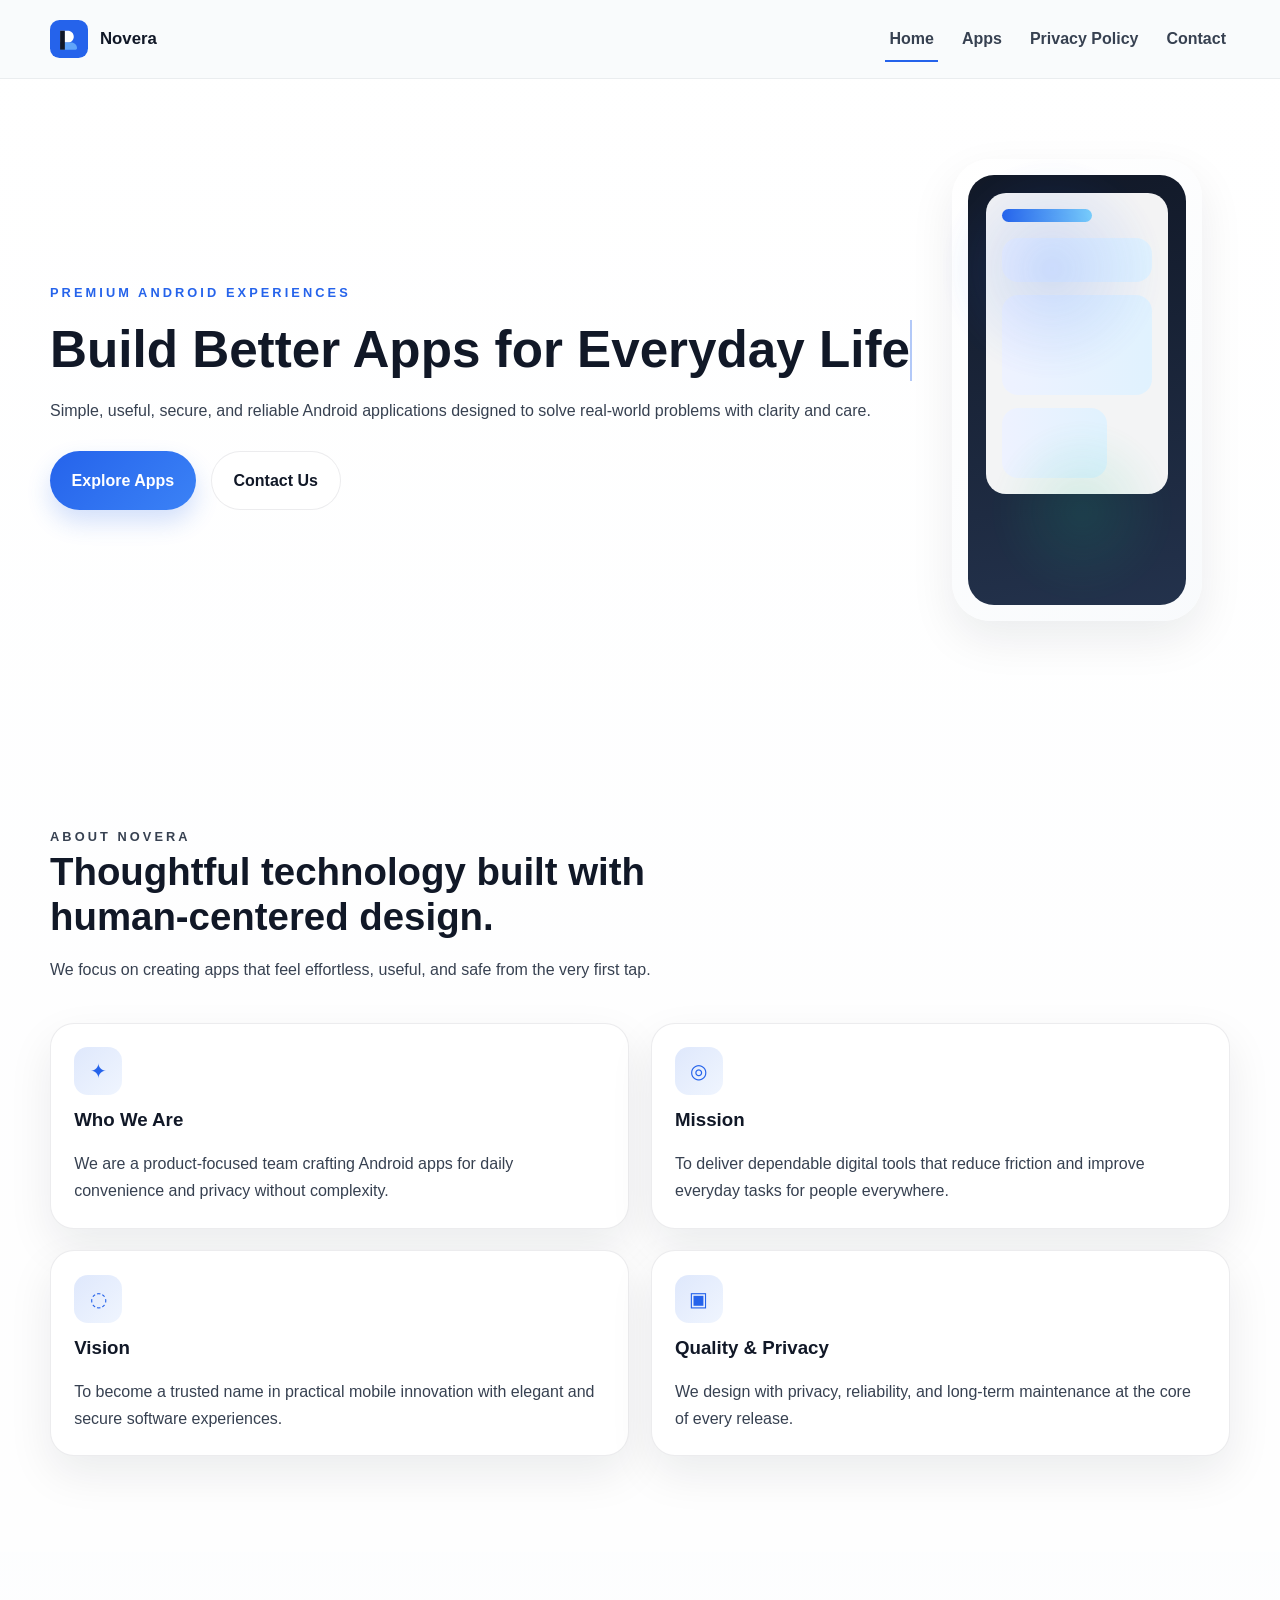
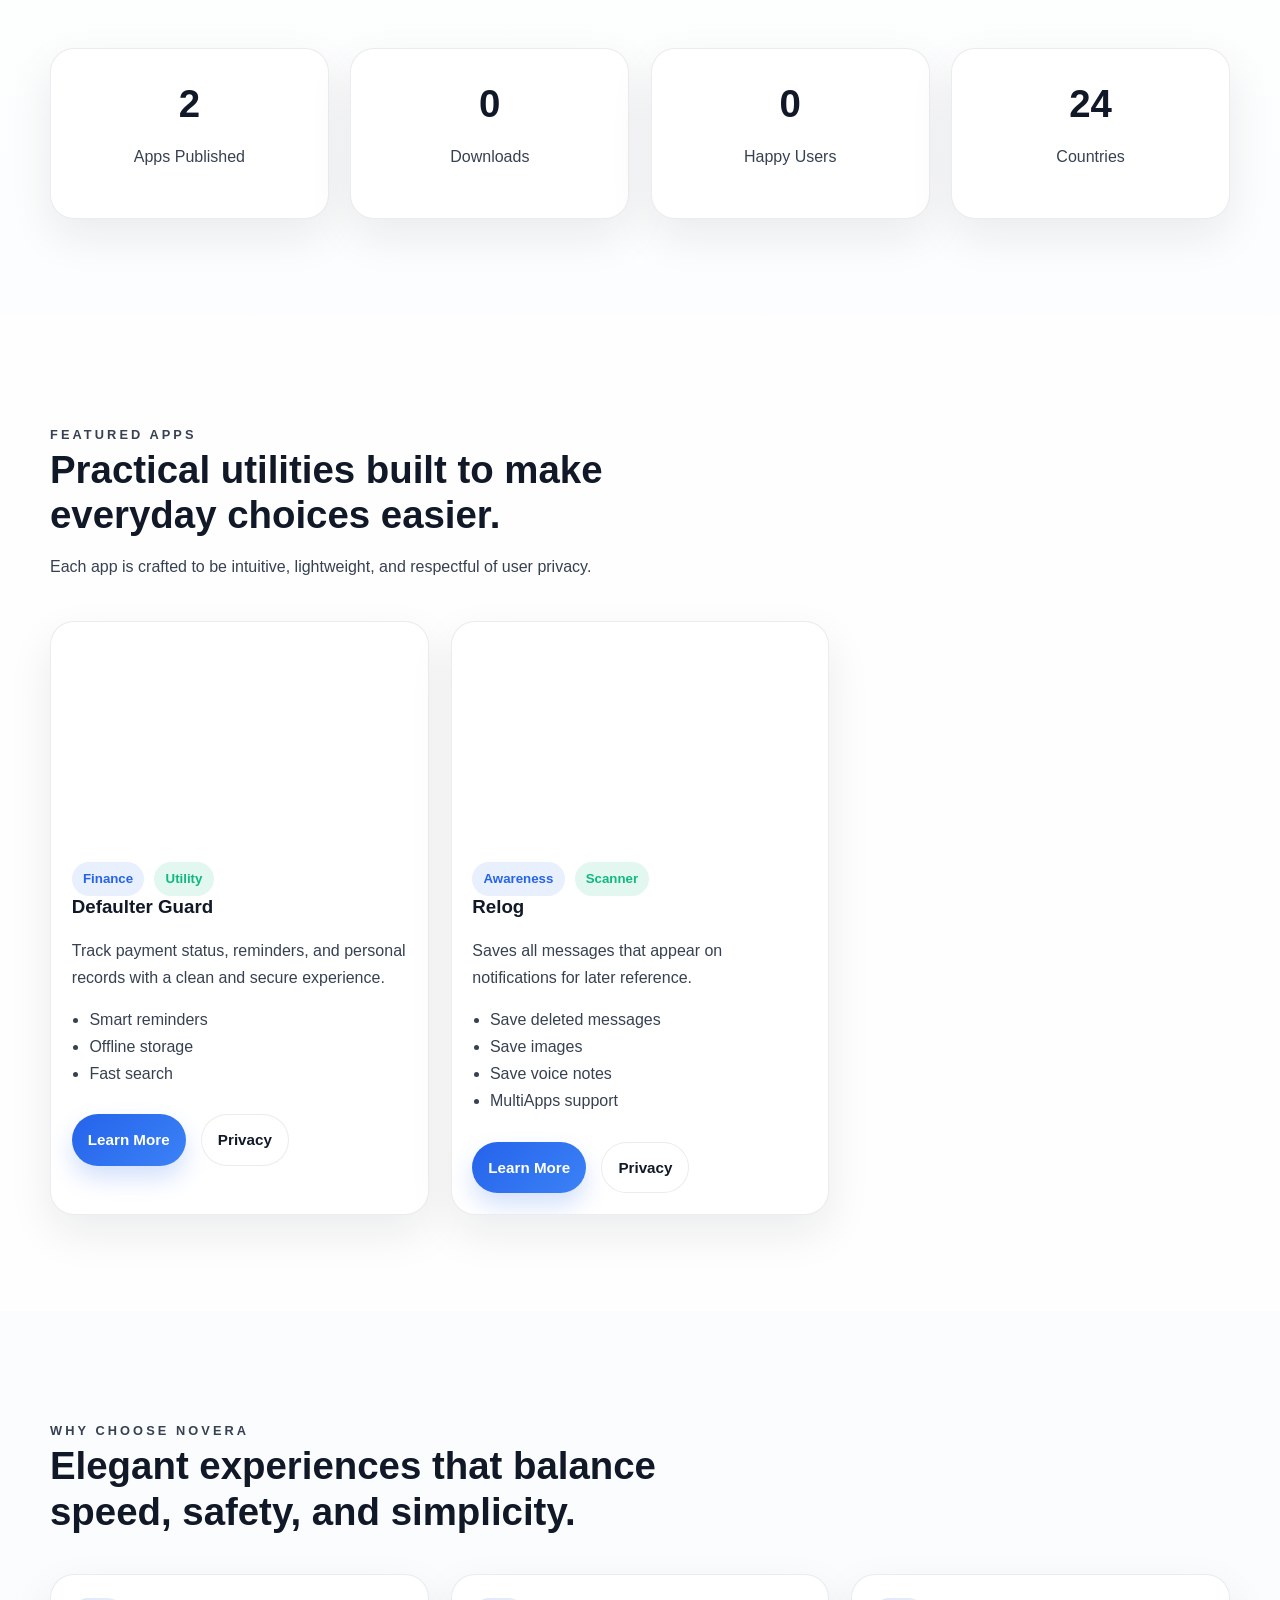
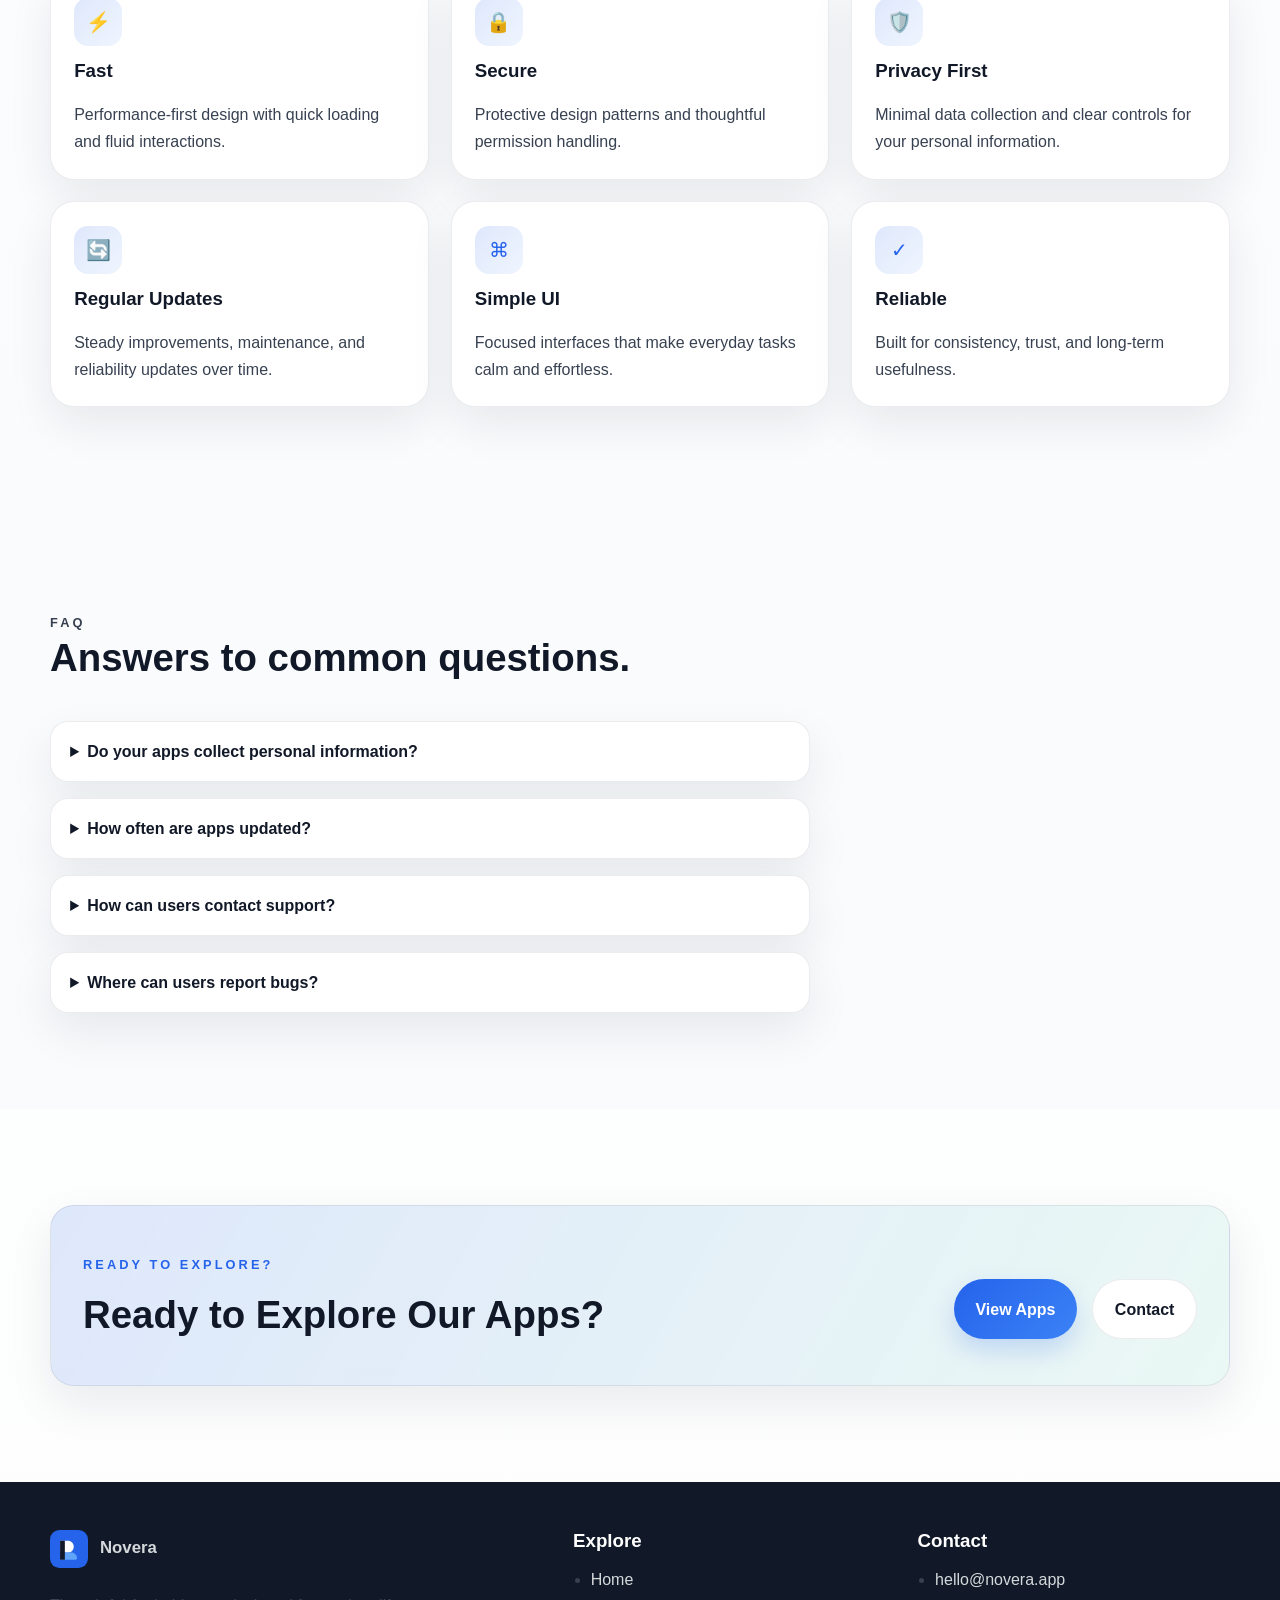
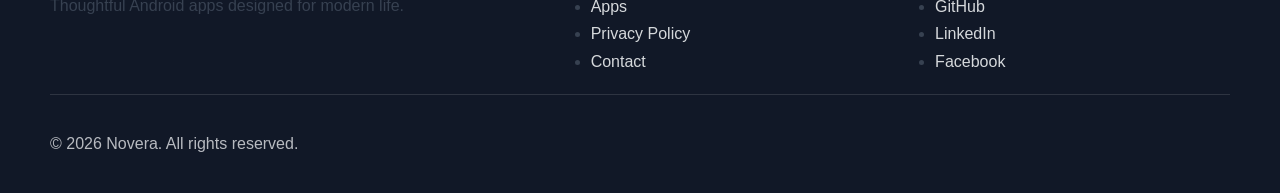
<file: index.html>
<!DOCTYPE html>
<html lang="en">
  <head>
    <meta charset="UTF-8" />
    <meta name="viewport" content="width=device-width, initial-scale=1.0" />
    <meta name="description" content="Novera builds polished, privacy-first Android applications for everyday life." />
    <meta name="keywords" content="Novera, Android apps, privacy-first apps, mobile development" />
    <meta property="og:title" content="Novera | Premium Android Apps" />
    <meta property="og:description" content="Modern, reliable Android apps designed for real life." />
    <meta property="og:type" content="website" />
    <meta property="og:image" content="images/hero-placeholder.png" />
    <meta name="twitter:card" content="summary_large_image" />
    <meta name="twitter:title" content="Novera | Premium Android Apps" />
    <meta name="twitter:description" content="Discover thoughtful Android apps built with privacy and simplicity in mind." />
    <link rel="icon" type="image/svg+xml" href="images/logo.svg" />
    <title>Novera | Modern Android Apps</title>
    <link rel="stylesheet" href="css/style.css" />
    <link rel="stylesheet" href="css/responsive.css" />
    <link rel="stylesheet" href="css/animations.css" />
  </head>
  <body>
    <a class="skip-link" href="#main-content">Skip to content</a>

    <header class="site-header">
      <div class="container nav-wrap">
        <a class="brand" href="index.html" aria-label="Novera home">
          <img src="images/logo.svg" alt="Novera logo" />
          <span>Novera</span>
        </a>

        <button class="menu-toggle" aria-label="Toggle navigation" aria-expanded="false">
          <span></span>
          <span></span>
          <span></span>
        </button>

        <nav class="site-nav" aria-label="Primary navigation">
          <a href="index.html" class="active">Home</a>
          <a href="apps.html">Apps</a>
          <a href="privacy.html">Privacy Policy</a>
          <a href="contact.html">Contact</a>
        </nav>
      </div>
    </header>

    <main id="main-content">
      <section class="hero section">
        <div class="container hero-grid">
          <div class="hero-copy reveal">
            <p class="eyebrow">Premium Android Experiences</p>
            <h1>Build Better Apps for Everyday Life</h1>
            <p class="hero-text">Simple, useful, secure, and reliable Android applications designed to solve real-world problems with clarity and care.</p>
            <div class="hero-actions">
              <a class="btn btn-primary" href="apps.html">Explore Apps</a>
              <a class="btn btn-secondary" href="contact.html">Contact Us</a>
            </div>
          </div>

          <div class="hero-visual reveal">
            <div class="shape shape-one"></div>
            <div class="shape shape-two"></div>
            <div class="phone-card">
              <div class="phone-screen">
                <div class="app-preview">
                  <div class="preview-header"></div>
                  <div class="preview-body">
                    <div class="preview-pill"></div>
                    <div class="preview-card"></div>
                    <div class="preview-card small"></div>
                  </div>
                </div>
              </div>
            </div>
          </div>
        </div>
      </section>

      <section class="about section section-alt">
        <div class="container">
          <div class="section-heading reveal">
            <p class="eyebrow">About Novera</p>
            <h2>Thoughtful technology built with human-centered design.</h2>
            <p>We focus on creating apps that feel effortless, useful, and safe from the very first tap.</p>
          </div>

          <div class="about-grid">
            <article class="info-card reveal">
              <div class="icon-wrap">
                <span>✦</span>
              </div>
              <h3>Who We Are</h3>
              <p>We are a product-focused team crafting Android apps for daily convenience and privacy without complexity.</p>
            </article>
            <article class="info-card reveal">
              <div class="icon-wrap">
                <span>◎</span>
              </div>
              <h3>Mission</h3>
              <p>To deliver dependable digital tools that reduce friction and improve everyday tasks for people everywhere.</p>
            </article>
            <article class="info-card reveal">
              <div class="icon-wrap">
                <span>◌</span>
              </div>
              <h3>Vision</h3>
              <p>To become a trusted name in practical mobile innovation with elegant and secure software experiences.</p>
            </article>
            <article class="info-card reveal">
              <div class="icon-wrap">
                <span>▣</span>
              </div>
              <h3>Quality & Privacy</h3>
              <p>We design with privacy, reliability, and long-term maintenance at the core of every release.</p>
            </article>
          </div>
        </div>
      </section>

      <section class="stats section">
        <div class="container">
          <div class="stats-grid">
            <article class="stat-card reveal">
              <h3 class="counter" data-target="2">0</h3>
              <p>Apps Published</p>
            </article>
            <article class="stat-card reveal">
              <h3 class="counter" data-target="0">0</h3>
              <p>Downloads</p>
            </article>
            <article class="stat-card reveal">
              <h3 class="counter" data-target="0">0</h3>
              <p>Happy Users</p>
            </article>
            <article class="stat-card reveal">
              <h3 class="counter" data-target="24">0</h3>
              <p>Countries</p>
            </article>
          </div>
        </div>
      </section>

      <section class="featured section section-alt">
        <div class="container">
          <div class="section-heading reveal">
            <p class="eyebrow">Featured Apps</p>
            <h2>Practical utilities built to make everyday choices easier.</h2>
            <p>Each app is crafted to be intuitive, lightweight, and respectful of user privacy.</p>
          </div>

          <div class="app-grid">
            <article class="app-card reveal">
              <img src="images/app-placeholder.png" alt="Defaulter Guard app preview" />
              <div class="app-card-body">
                <div class="app-meta">
                  <span class="pill">Finance</span>
                  <span class="pill alt">Utility</span>
                </div>
                <h3>Defaulter Guard</h3>
                <p>Track payment status, reminders, and personal records with a clean and secure experience.</p>
                <ul>
                  <li>Smart reminders</li>
                  <li>Offline storage</li>
                  <li>Fast search</li>
                </ul>
                <div class="card-actions">
                  <a class="btn btn-small btn-primary" href="apps.html">Learn More</a>
                  <a class="btn btn-small btn-secondary" href="privacy.html">Privacy</a>
                </div>
              </div>
            </article>

            <article class="app-card reveal">
              <img src="images/app-placeholder.png" alt="Relog app preview" />
              <div class="app-card-body">
                <div class="app-meta">
                  <span class="pill">Awareness</span>
                  <span class="pill alt">Scanner</span>
                </div>
                <h3>Relog</h3>
                <p>Saves all messages that appear on notifications for later reference.</p>
                <ul>
                  <li>Save deleted messages</li>
                  <li>Save images</li>
                  <li>Save voice notes</li>
                  <li>MultiApps support</li>
                </ul>
                <div class="card-actions">
                  <a class="btn btn-small btn-primary" href="apps.html">Learn More</a>
                  <a class="btn btn-small btn-secondary" href="privacy.html">Privacy</a>
                </div>
              </div>
            </article>

            <!-- <article class="app-card reveal">
              <img src="images/app-placeholder.png" alt="Future app preview placeholder" />
              <div class="app-card-body">
                <div class="app-meta">
                  <span class="pill">Coming Soon</span>
                  <span class="pill alt">Innovation</span>
                </div>
                <h3>Future App Placeholder</h3>
                <p>An upcoming experience designed to bring thoughtful automation and personalized support to everyday life.</p>
                <ul>
                  <li>Planned AI insights</li>
                  <li>Modern UI</li>
                  <li>Private by design</li>
                </ul>
                <div class="card-actions">
                  <a class="btn btn-small btn-primary" href="apps.html">View Details</a>
                  <a class="btn btn-small btn-secondary" href="contact.html">Contact</a>
                </div>
              </div>
            </article> -->
          </div>
        </div>
      </section>

      <section class="why section">
        <div class="container">
          <div class="section-heading reveal">
            <p class="eyebrow">Why Choose Novera</p>
            <h2>Elegant experiences that balance speed, safety, and simplicity.</h2>
          </div>

          <div class="feature-grid">
            <article class="feature-card reveal">
              <div class="icon-wrap"><span>⚡</span></div>
              <h3>Fast</h3>
              <p>Performance-first design with quick loading and fluid interactions.</p>
            </article>
            <article class="feature-card reveal">
              <div class="icon-wrap"><span>🔒</span></div>
              <h3>Secure</h3>
              <p>Protective design patterns and thoughtful permission handling.</p>
            </article>
            <article class="feature-card reveal">
              <div class="icon-wrap"><span>🛡️</span></div>
              <h3>Privacy First</h3>
              <p>Minimal data collection and clear controls for your personal information.</p>
            </article>
            <article class="feature-card reveal">
              <div class="icon-wrap"><span>🔄</span></div>
              <h3>Regular Updates</h3>
              <p>Steady improvements, maintenance, and reliability updates over time.</p>
            </article>
            <article class="feature-card reveal">
              <div class="icon-wrap"><span>⌘</span></div>
              <h3>Simple UI</h3>
              <p>Focused interfaces that make everyday tasks calm and effortless.</p>
            </article>
            <article class="feature-card reveal">
              <div class="icon-wrap"><span>✓</span></div>
              <h3>Reliable</h3>
              <p>Built for consistency, trust, and long-term usefulness.</p>
            </article>
          </div>
        </div>
      </section>

      <!-- <section class="testimonials section section-alt">
        <div class="container">
          <div class="section-heading reveal">
            <p class="eyebrow">Testimonials</p>
            <h2>What early users are saying.</h2>
          </div>

          <div class="testimonial-grid">
            <article class="testimonial-card reveal">
              <div class="stars" aria-label="5 out of 5 stars">★★★★★</div>
              <p>“The experience feels polished and reassuring. It solves a real problem without unnecessary complexity.”</p>
              <div class="person">
                <div class="avatar">AL</div>
                <div>
                  <strong>Alicia Lane</strong>
                  <span>Product Reviewer</span>
                </div>
              </div>
            </article>
            <article class="testimonial-card reveal">
              <div class="stars" aria-label="5 out of 5 stars">★★★★★</div>
              <p>“The privacy language is clear and the app feels genuinely thoughtful. I appreciate that.”</p>
              <div class="person">
                <div class="avatar">MK</div>
                <div>
                  <strong>Mina Karim</strong>
                  <span>Early Adopter</span>
                </div>
              </div>
            </article>
            <article class="testimonial-card reveal">
              <div class="stars" aria-label="5 out of 5 stars">★★★★★</div>
              <p>“Simple to use, fast to learn, and surprisingly delightful. The attention to detail stands out.”</p>
              <div class="person">
                <div class="avatar">JT</div>
                <div>
                  <strong>Jon T.</strong>
                  <span>Design Enthusiast</span>
                </div>
              </div>
            </article>
          </div>
        </div>
      </section> -->

      <section class="faq section">
        <div class="container">
          <div class="section-heading reveal">
            <p class="eyebrow">FAQ</p>
            <h2>Answers to common questions.</h2>
          </div>

          <div class="faq-list reveal">
            <details class="faq-item">
              <summary>Do your apps collect personal information?</summary>
              <p>We collect only the minimal information necessary for app functionality, diagnostics, or service improvements where applicable.</p>
            </details>
            <details class="faq-item">
              <summary>How often are apps updated?</summary>
              <p>Most apps receive regular maintenance updates, with larger improvements released as new features or fixes are ready.</p>
            </details>
            <details class="faq-item">
              <summary>How can users contact support?</summary>
              <p>Users can reach us through the contact page or via the support email listed in each app’s store listing.</p>
            </details>
            <details class="faq-item">
              <summary>Where can users report bugs?</summary>
              <p>Bugs can be reported through the contact form, support email, or the relevant app store support channel.</p>
            </details>
          </div>
        </div>
      </section>

      <section class="cta section section-alt">
        <div class="container">
          <div class="cta-banner reveal">
            <div>
              <p class="eyebrow">Ready to explore?</p>
              <h2>Ready to Explore Our Apps?</h2>
            </div>
            <div class="hero-actions">
              <a class="btn btn-primary" href="apps.html">View Apps</a>
              <a class="btn btn-secondary" href="contact.html">Contact</a>
            </div>
          </div>
        </div>
      </section>
    </main>

    <footer class="site-footer">
      <div class="container footer-grid">
        <div>
          <a class="brand footer-brand" href="index.html">
            <img src="images/logo.svg" alt="Novera logo" />
            <span>Novera</span>
          </a>
          <p>Thoughtful Android apps designed for modern life.</p>
        </div>
        <div>
          <h3>Explore</h3>
          <ul>
            <li><a href="index.html">Home</a></li>
            <li><a href="apps.html">Apps</a></li>
            <li><a href="privacy.html">Privacy Policy</a></li>
            <li><a href="contact.html">Contact</a></li>
          </ul>
        </div>
        <div>
          <h3>Contact</h3>
          <ul>
            <li><a href="mailto:hello@novera.app">hello@novera.app</a></li>
            <li><a href="https://github.com" target="_blank" rel="noreferrer">GitHub</a></li>
            <li><a href="https://linkedin.com" target="_blank" rel="noreferrer">LinkedIn</a></li>
            <li><a href="https://facebook.com" target="_blank" rel="noreferrer">Facebook</a></li>
          </ul>
        </div>
      </div>
      <div class="container footer-bottom">
        <p>© <span id="year"></span> Novera. All rights reserved.</p>
      </div>
    </footer>

    <script src="js/main.js"></script>
    <script src="js/animations.js"></script>
  </body>
</html>
</file>
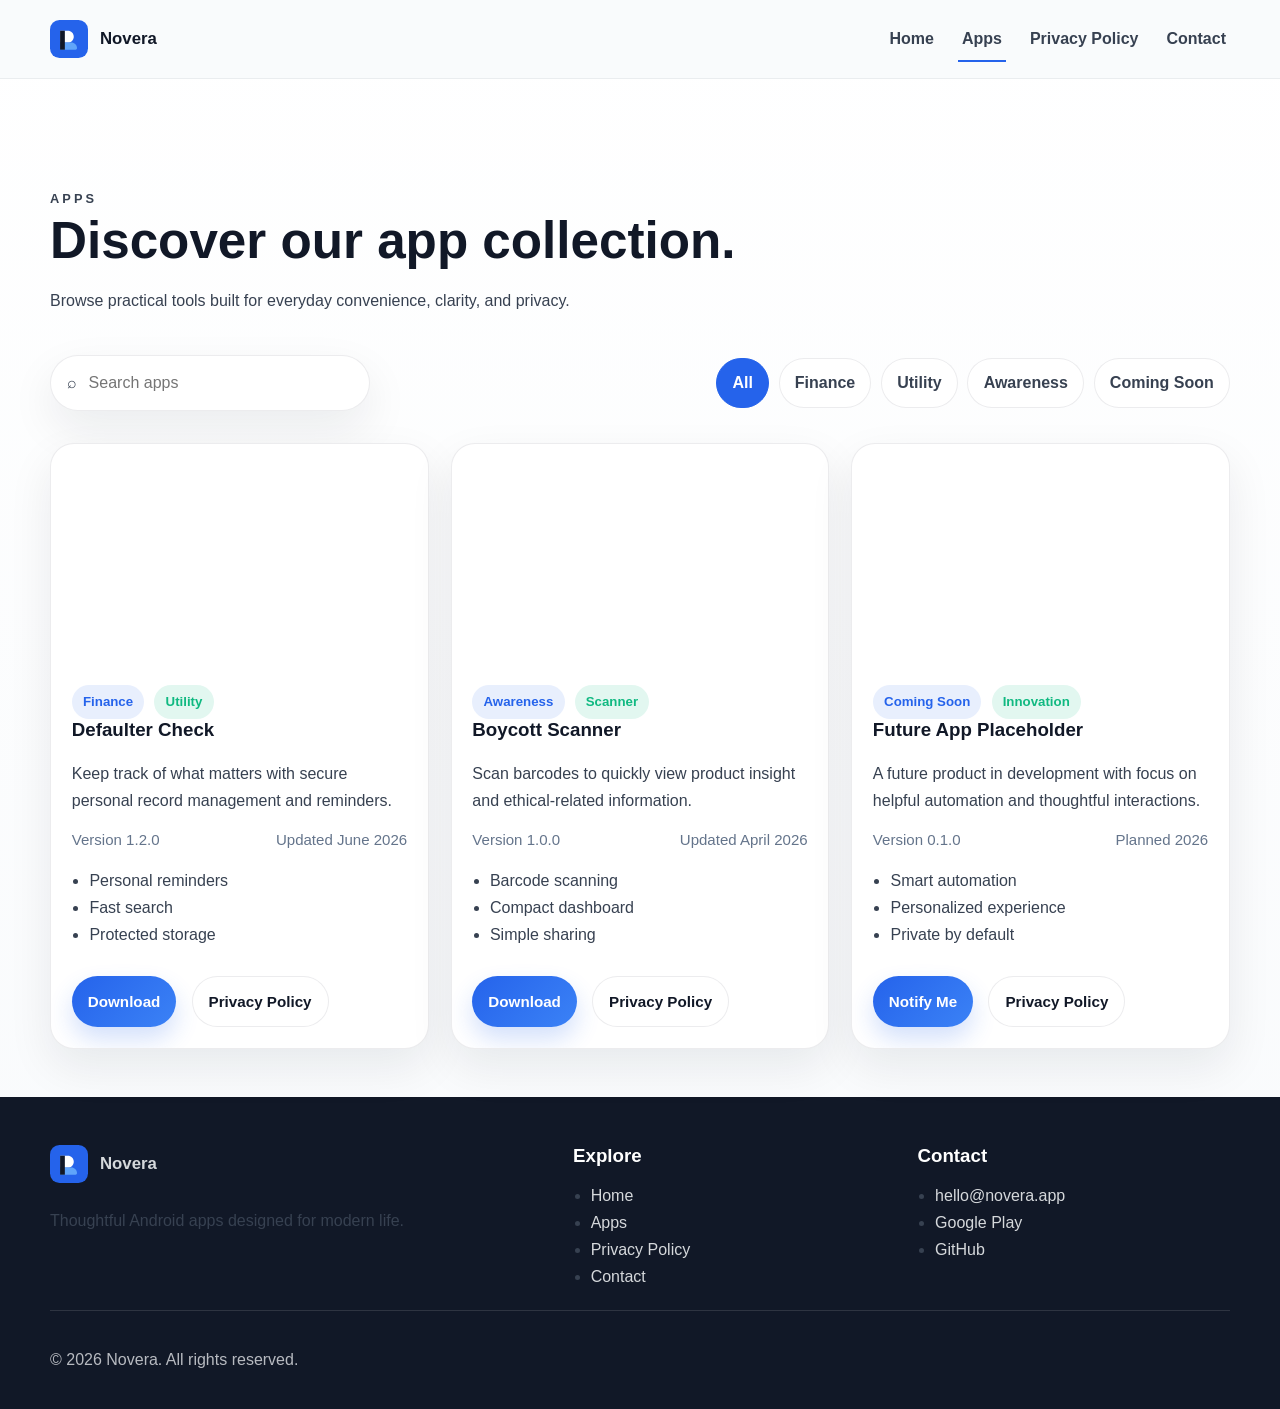
<file: apps.html>
<!DOCTYPE html>
<html lang="en">
  <head>
    <meta charset="UTF-8" />
    <meta name="viewport" content="width=device-width, initial-scale=1.0" />
    <meta name="description" content="Browse the Novera app catalog, filters, and details." />
    <meta name="keywords" content="Novera apps, Android app catalog, privacy-first apps" />
    <meta property="og:title" content="Novera Apps" />
    <meta property="og:description" content="Explore Novera’s Android app collection." />
    <meta property="og:image" content="images/hero-placeholder.png" />
    <link rel="icon" type="image/svg+xml" href="images/logo.svg" />
    <title>Novera Apps</title>
    <link rel="stylesheet" href="css/style.css" />
    <link rel="stylesheet" href="css/responsive.css" />
    <link rel="stylesheet" href="css/animations.css" />
  </head>
  <body>
    <header class="site-header">
      <div class="container nav-wrap">
        <a class="brand" href="index.html" aria-label="Novera home">
          <img src="images/logo.svg" alt="Novera logo" />
          <span>Novera</span>
        </a>

        <button class="menu-toggle" aria-label="Toggle navigation" aria-expanded="false">
          <span></span>
          <span></span>
          <span></span>
        </button>

        <nav class="site-nav" aria-label="Primary navigation">
          <a href="index.html">Home</a>
          <a href="apps.html" class="active">Apps</a>
          <a href="privacy.html">Privacy Policy</a>
          <a href="contact.html">Contact</a>
        </nav>
      </div>
    </header>

    <main>
      <section class="page-hero section">
        <div class="container">
          <div class="section-heading reveal">
            <p class="eyebrow">Apps</p>
            <h1>Discover our app collection.</h1>
            <p>Browse practical tools built for everyday convenience, clarity, and privacy.</p>
          </div>

          <div class="toolbar reveal">
            <label class="search-box" for="app-search">
              <span aria-hidden="true">⌕</span>
              <input id="app-search" type="search" placeholder="Search apps" />
            </label>
            <div class="filter-group" role="tablist" aria-label="App categories">
              <button class="filter-btn active" data-filter="all">All</button>
              <button class="filter-btn" data-filter="finance">Finance</button>
              <button class="filter-btn" data-filter="utility">Utility</button>
              <button class="filter-btn" data-filter="awareness">Awareness</button>
              <button class="filter-btn" data-filter="coming-soon">Coming Soon</button>
            </div>
          </div>

          <div class="app-grid app-catalog">
            <article class="app-card reveal" data-category="finance utility">
              <img src="images/app-placeholder.png" alt="Defaulter Check app screenshot" />
              <div class="app-card-body">
                <div class="app-meta">
                  <span class="pill">Finance</span>
                  <span class="pill alt">Utility</span>
                </div>
                <h3>Defaulter Check</h3>
                <p>Keep track of what matters with secure personal record management and reminders.</p>
                <div class="meta-row">
                  <span>Version 1.2.0</span>
                  <span>Updated June 2026</span>
                </div>
                <ul>
                  <li>Personal reminders</li>
                  <li>Fast search</li>
                  <li>Protected storage</li>
                </ul>
                <div class="card-actions">
                  <a class="btn btn-small btn-primary" href="#">Download</a>
                  <a class="btn btn-small btn-secondary" href="privacy.html">Privacy Policy</a>
                </div>
              </div>
            </article>

            <article class="app-card reveal" data-category="awareness utility">
              <img src="images/app-placeholder.png" alt="Boycott Scanner app screenshot" />
              <div class="app-card-body">
                <div class="app-meta">
                  <span class="pill">Awareness</span>
                  <span class="pill alt">Scanner</span>
                </div>
                <h3>Boycott Scanner</h3>
                <p>Scan barcodes to quickly view product insight and ethical-related information.</p>
                <div class="meta-row">
                  <span>Version 1.0.0</span>
                  <span>Updated April 2026</span>
                </div>
                <ul>
                  <li>Barcode scanning</li>
                  <li>Compact dashboard</li>
                  <li>Simple sharing</li>
                </ul>
                <div class="card-actions">
                  <a class="btn btn-small btn-primary" href="#">Download</a>
                  <a class="btn btn-small btn-secondary" href="privacy.html">Privacy Policy</a>
                </div>
              </div>
            </article>

            <article class="app-card reveal" data-category="coming-soon utility">
              <img src="images/app-placeholder.png" alt="Future app screenshot placeholder" />
              <div class="app-card-body">
                <div class="app-meta">
                  <span class="pill">Coming Soon</span>
                  <span class="pill alt">Innovation</span>
                </div>
                <h3>Future App Placeholder</h3>
                <p>A future product in development with focus on helpful automation and thoughtful interactions.</p>
                <div class="meta-row">
                  <span>Version 0.1.0</span>
                  <span>Planned 2026</span>
                </div>
                <ul>
                  <li>Smart automation</li>
                  <li>Personalized experience</li>
                  <li>Private by default</li>
                </ul>
                <div class="card-actions">
                  <a class="btn btn-small btn-primary" href="contact.html">Notify Me</a>
                  <a class="btn btn-small btn-secondary" href="privacy.html">Privacy Policy</a>
                </div>
              </div>
            </article>
          </div>
        </div>
      </section>
    </main>

    <footer class="site-footer">
      <div class="container footer-grid">
        <div>
          <a class="brand footer-brand" href="index.html">
            <img src="images/logo.svg" alt="Novera logo" />
            <span>Novera</span>
          </a>
          <p>Thoughtful Android apps designed for modern life.</p>
        </div>
        <div>
          <h3>Explore</h3>
          <ul>
            <li><a href="index.html">Home</a></li>
            <li><a href="apps.html">Apps</a></li>
            <li><a href="privacy.html">Privacy Policy</a></li>
            <li><a href="contact.html">Contact</a></li>
          </ul>
        </div>
        <div>
          <h3>Contact</h3>
          <ul>
            <li><a href="mailto:hello@novera.app">hello@novera.app</a></li>
            <li><a href="https://play.google.com" target="_blank" rel="noreferrer">Google Play</a></li>
            <li><a href="https://github.com" target="_blank" rel="noreferrer">GitHub</a></li>
          </ul>
        </div>
      </div>
      <div class="container footer-bottom">
        <p>© <span id="year"></span> Novera. All rights reserved.</p>
      </div>
    </footer>

    <script src="js/main.js"></script>
    <script src="js/animations.js"></script>
  </body>
</html>
</file>
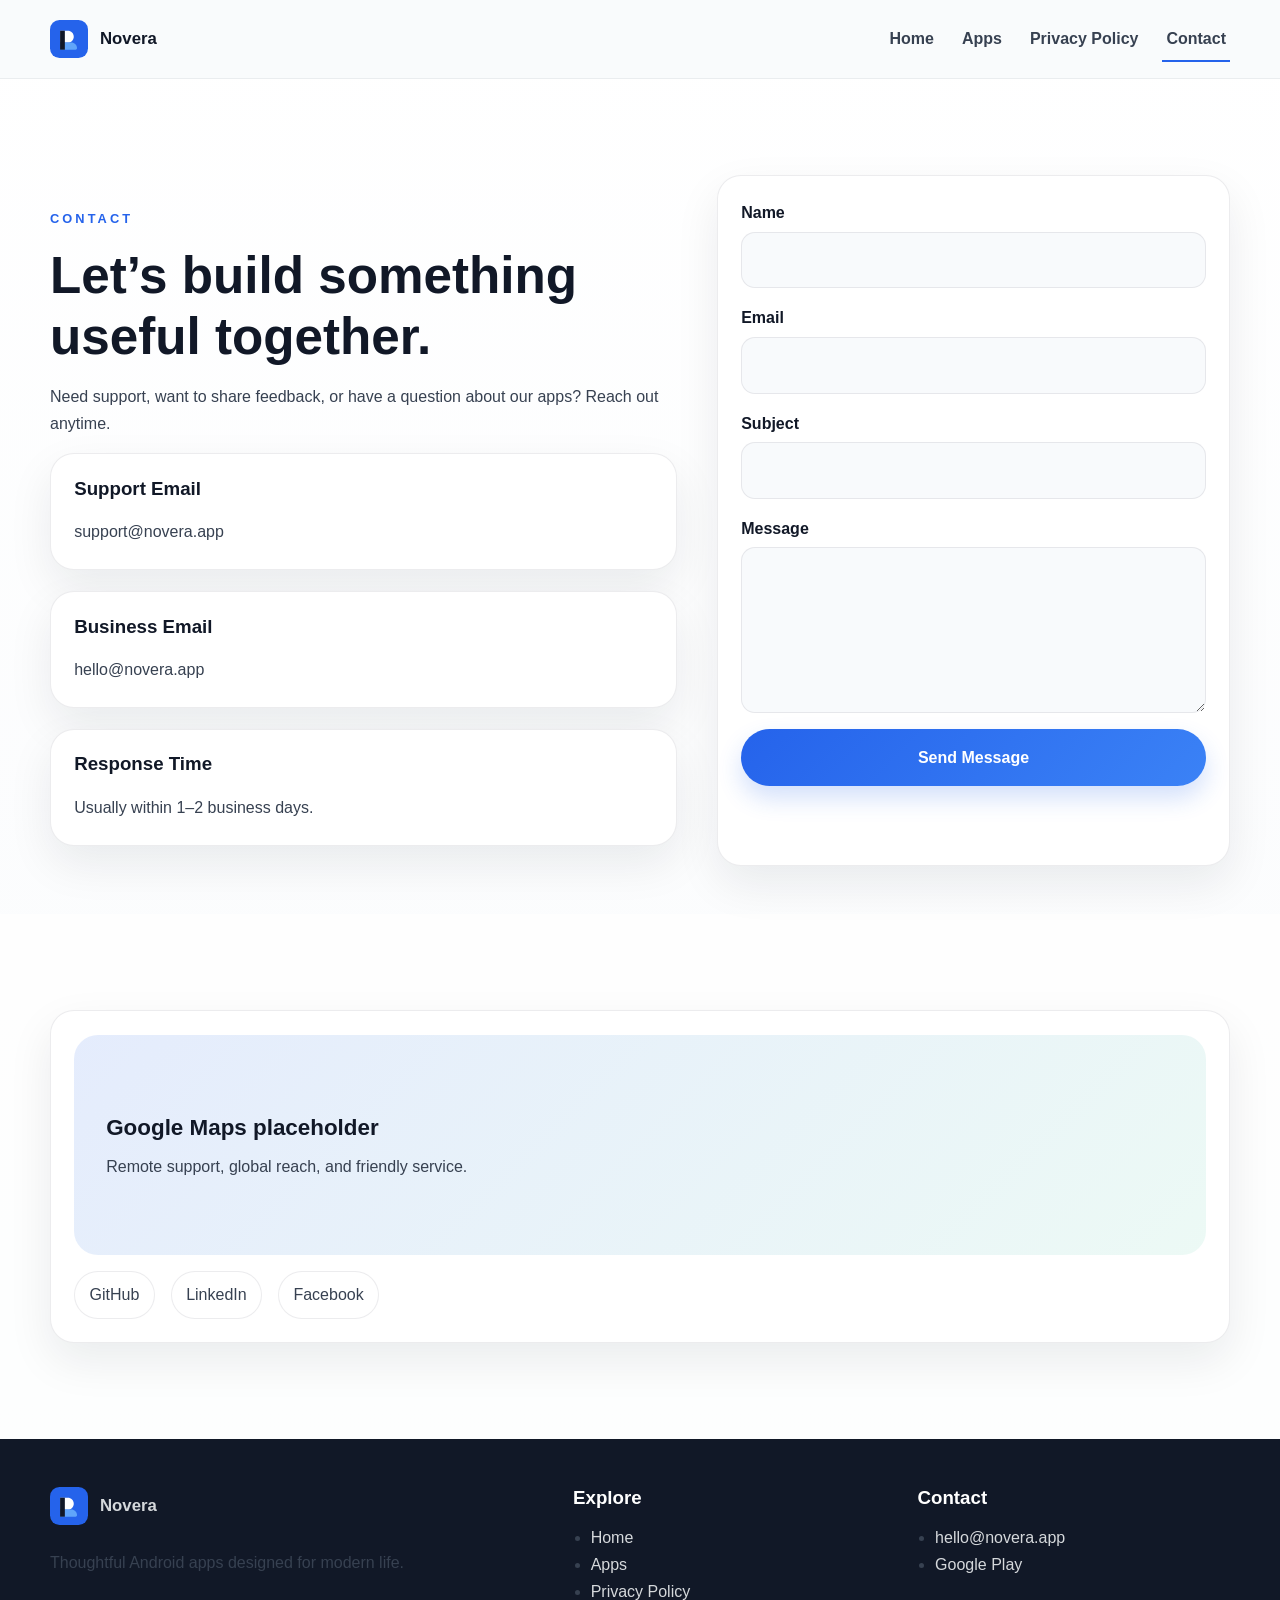
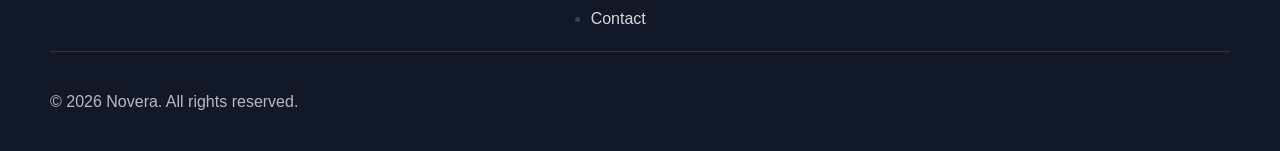
<file: contact.html>
<!DOCTYPE html>
<html lang="en">
  <head>
    <meta charset="UTF-8" />
    <meta name="viewport" content="width=device-width, initial-scale=1.0" />
    <meta name="description" content="Contact Novera for support, partnerships, or app feedback." />
    <meta name="keywords" content="Contact Novera, support, Android app feedback" />
    <meta property="og:title" content="Contact Novera" />
    <meta property="og:description" content="Send a message to Novera for support, questions, or feedback." />
    <meta property="og:image" content="images/hero-placeholder.png" />
    <link rel="icon" type="image/svg+xml" href="images/logo.svg" />
    <title>Contact | Novera</title>
    <link rel="stylesheet" href="css/style.css" />
    <link rel="stylesheet" href="css/responsive.css" />
    <link rel="stylesheet" href="css/animations.css" />
  </head>
  <body>
    <header class="site-header">
      <div class="container nav-wrap">
        <a class="brand" href="index.html" aria-label="Novera home">
          <img src="images/logo.svg" alt="Novera logo" />
          <span>Novera</span>
        </a>

        <button class="menu-toggle" aria-label="Toggle navigation" aria-expanded="false">
          <span></span>
          <span></span>
          <span></span>
        </button>

        <nav class="site-nav" aria-label="Primary navigation">
          <a href="index.html">Home</a>
          <a href="apps.html">Apps</a>
          <a href="privacy.html">Privacy Policy</a>
          <a href="contact.html" class="active">Contact</a>
        </nav>
      </div>
    </header>

    <main>
      <section class="page-hero section">
        <div class="container contact-grid">
          <div class="reveal">
            <p class="eyebrow">Contact</p>
            <h1>Let’s build something useful together.</h1>
            <p>Need support, want to share feedback, or have a question about our apps? Reach out anytime.</p>

            <div class="contact-cards">
              <article class="info-card compact">
                <h3>Support Email</h3>
                <p><a href="mailto:support@novera.app">support@novera.app</a></p>
              </article>
              <article class="info-card compact">
                <h3>Business Email</h3>
                <p><a href="mailto:hello@novera.app">hello@novera.app</a></p>
              </article>
              <article class="info-card compact">
                <h3>Response Time</h3>
                <p>Usually within 1–2 business days.</p>
              </article>
            </div>
          </div>

          <div class="contact-card reveal">
            <form id="contact-form" novalidate>
              <div class="form-group">
                <label for="name">Name</label>
                <input id="name" name="name" type="text" required />
              </div>
              <div class="form-group">
                <label for="email">Email</label>
                <input id="email" name="email" type="email" required />
              </div>
              <div class="form-group">
                <label for="subject">Subject</label>
                <input id="subject" name="subject" type="text" required />
              </div>
              <div class="form-group">
                <label for="message">Message</label>
                <textarea id="message" name="message" rows="5" required></textarea>
              </div>
              <button class="btn btn-primary" type="submit">Send Message</button>
              <p id="form-status" class="form-status" aria-live="polite"></p>
            </form>
          </div>
        </div>
      </section>

      <section class="section section-alt">
        <div class="container map-card reveal">
          <div class="map-placeholder">
            <p>Google Maps placeholder</p>
            <span>Remote support, global reach, and friendly service.</span>
          </div>
          <div class="social-links">
            <a href="https://github.com" target="_blank" rel="noreferrer">GitHub</a>
            <a href="https://linkedin.com" target="_blank" rel="noreferrer">LinkedIn</a>
            <a href="https://facebook.com" target="_blank" rel="noreferrer">Facebook</a>
          </div>
        </div>
      </section>
    </main>

    <footer class="site-footer">
      <div class="container footer-grid">
        <div>
          <a class="brand footer-brand" href="index.html">
            <img src="images/logo.svg" alt="Novera logo" />
            <span>Novera</span>
          </a>
          <p>Thoughtful Android apps designed for modern life.</p>
        </div>
        <div>
          <h3>Explore</h3>
          <ul>
            <li><a href="index.html">Home</a></li>
            <li><a href="apps.html">Apps</a></li>
            <li><a href="privacy.html">Privacy Policy</a></li>
            <li><a href="contact.html">Contact</a></li>
          </ul>
        </div>
        <div>
          <h3>Contact</h3>
          <ul>
            <li><a href="mailto:hello@novera.app">hello@novera.app</a></li>
            <li><a href="https://play.google.com" target="_blank" rel="noreferrer">Google Play</a></li>
          </ul>
        </div>
      </div>
      <div class="container footer-bottom">
        <p>© <span id="year"></span> Novera. All rights reserved.</p>
      </div>
    </footer>

    <script src="js/main.js"></script>
    <script src="js/animations.js"></script>
  </body>
</html>
</file>
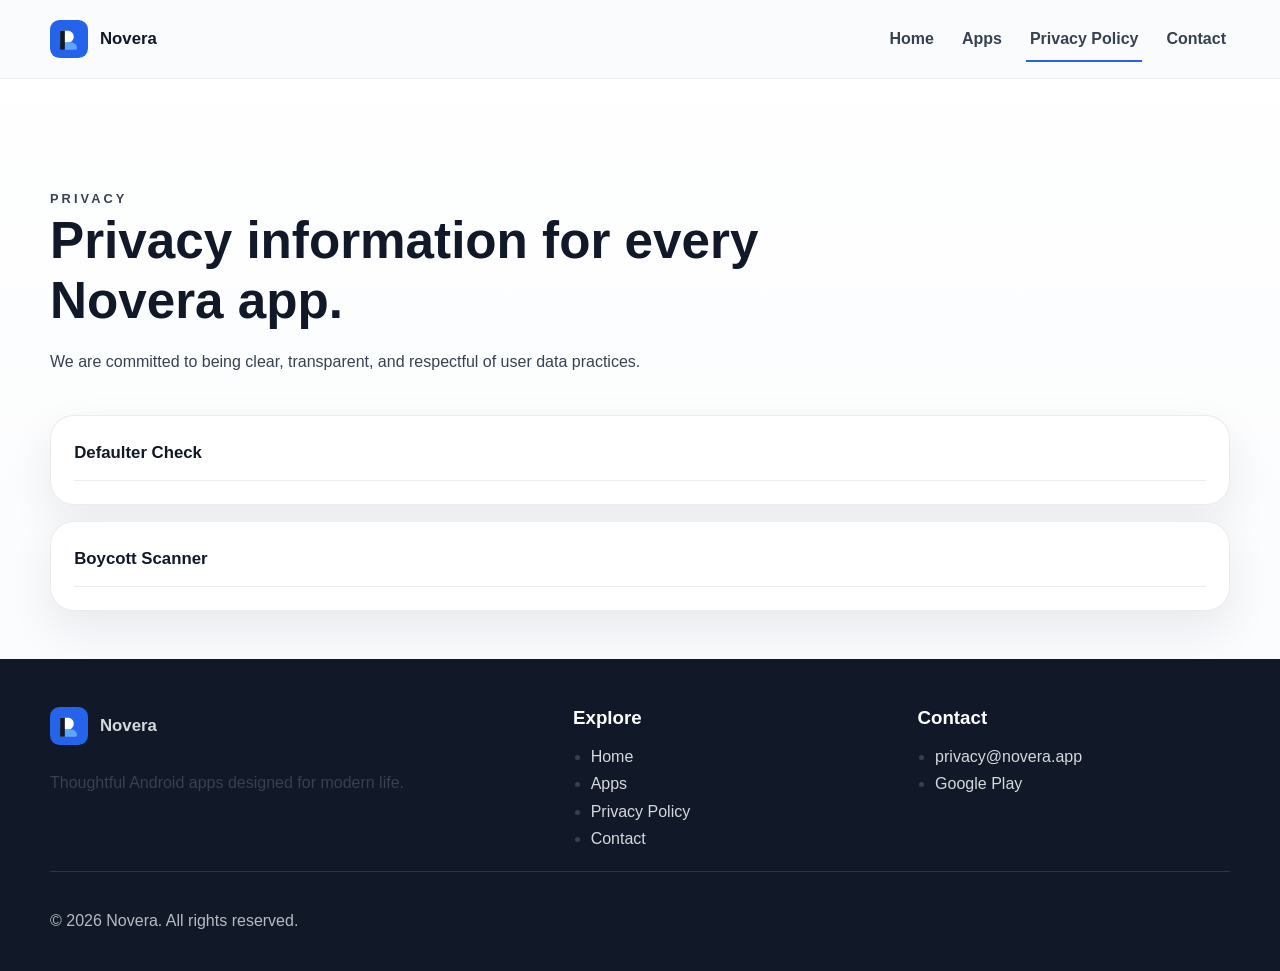
<file: privacy.html>
<!DOCTYPE html>
<html lang="en">
  <head>
    <meta charset="UTF-8" />
    <meta name="viewport" content="width=device-width, initial-scale=1.0" />
    <meta name="description" content="Novera privacy policy overview for each app." />
    <meta name="keywords" content="Novera privacy policy, data protection, Android app privacy" />
    <meta property="og:title" content="Novera Privacy Policy" />
    <meta property="og:description" content="Read the privacy information for Novera applications." />
    <meta property="og:image" content="images/hero-placeholder.png" />
    <link rel="icon" type="image/svg+xml" href="images/logo.svg" />
    <title>Privacy Policy | Novera</title>
    <link rel="stylesheet" href="css/style.css" />
    <link rel="stylesheet" href="css/responsive.css" />
    <link rel="stylesheet" href="css/animations.css" />
  </head>
  <body>
    <header class="site-header">
      <div class="container nav-wrap">
        <a class="brand" href="index.html" aria-label="Novera home">
          <img src="images/logo.svg" alt="Novera logo" />
          <span>Novera</span>
        </a>

        <button class="menu-toggle" aria-label="Toggle navigation" aria-expanded="false">
          <span></span>
          <span></span>
          <span></span>
        </button>

        <nav class="site-nav" aria-label="Primary navigation">
          <a href="index.html">Home</a>
          <a href="apps.html">Apps</a>
          <a href="privacy.html" class="active">Privacy Policy</a>
          <a href="contact.html">Contact</a>
        </nav>
      </div>
    </header>

    <main>
      <section class="page-hero section">
        <div class="container">
          <div class="section-heading reveal">
            <p class="eyebrow">Privacy</p>
            <h1>Privacy information for every Novera app.</h1>
            <p>We are committed to being clear, transparent, and respectful of user data practices.</p>
          </div>

          <div class="privacy-list reveal">
            <article class="privacy-card">
              <button class="privacy-toggle" type="button" aria-expanded="false">Defaulter Check</button>
              <div class="privacy-panel">
                <h3>Information Collection</h3>
                <p>This section should describe what data the app collects, such as profile details, reminders, or device information. Replace this placeholder with your actual policy text.</p>
                <h3>Permissions</h3>
                <p>List the permissions requested, why they are required, and any optional permissions users may choose to decline.</p>
                <h3>Third-party Services</h3>
                <p>Describe any analytics, crash reporting, or payment services used and link to their privacy notices where relevant.</p>
                <h3>Data Sharing</h3>
                <p>Clarify whether data is shared with third parties, and under what circumstances.</p>
                <h3>Children’s Privacy</h3>
                <p>Explain whether the app is intended for children and how data is handled if so.</p>
                <h3>Security</h3>
                <p>Describe the safeguards in place to protect user data, such as encryption and secure storage practices.</p>
                <h3>Changes</h3>
                <p>Explain that the policy may be updated and how users will be notified of changes.</p>
                <h3>Contact Information</h3>
                <p>Replace this with your real contact details for privacy inquiries.</p>
              </div>
            </article>

            <article class="privacy-card">
              <button class="privacy-toggle" type="button" aria-expanded="false">Boycott Scanner</button>
              <div class="privacy-panel">
                <h3>Information Collection</h3>
                <p>This section should describe any scanning data, image access, or metadata processed by the app. Replace this placeholder content with your real policy.</p>
                <h3>Permissions</h3>
                <p>Include camera access, storage access, and any optional permissions with a clear explanation.</p>
                <h3>Third-party Services</h3>
                <p>Document any services used for scanning, diagnostics, or analytics and provide links to their policies.</p>
                <h3>Data Sharing</h3>
                <p>Disclose whether scan results or usage data are shared with vendors or partners.</p>
                <h3>Children’s Privacy</h3>
                <p>If the app is not intended for children, state that clearly and note the age restriction.</p>
                <h3>Security</h3>
                <p>Describe any local processing, session handling, or secure transmission measures used by the app.</p>
                <h3>Changes</h3>
                <p>State when users will be notified of changes to the privacy policy.</p>
                <h3>Contact Information</h3>
                <p>Replace this placeholder with a real privacy email address and support channel.</p>
              </div>
            </article>
          </div>
        </div>
      </section>
    </main>

    <footer class="site-footer">
      <div class="container footer-grid">
        <div>
          <a class="brand footer-brand" href="index.html">
            <img src="images/logo.svg" alt="Novera logo" />
            <span>Novera</span>
          </a>
          <p>Thoughtful Android apps designed for modern life.</p>
        </div>
        <div>
          <h3>Explore</h3>
          <ul>
            <li><a href="index.html">Home</a></li>
            <li><a href="apps.html">Apps</a></li>
            <li><a href="privacy.html">Privacy Policy</a></li>
            <li><a href="contact.html">Contact</a></li>
          </ul>
        </div>
        <div>
          <h3>Contact</h3>
          <ul>
            <li><a href="mailto:privacy@novera.app">privacy@novera.app</a></li>
            <li><a href="https://play.google.com" target="_blank" rel="noreferrer">Google Play</a></li>
          </ul>
        </div>
      </div>
      <div class="container footer-bottom">
        <p>© <span id="year"></span> Novera. All rights reserved.</p>
      </div>
    </footer>

    <script src="js/main.js"></script>
    <script src="js/animations.js"></script>
  </body>
</html>
</file>
<file: css/style.css>
:root {
  --primary: #2563eb;
  --primary-dark: #111827;
  --background: #f8fafc;
  --surface: #ffffff;
  --accent: #3b82f6;
  --text: #374151;
  --muted: #64748b;
  --success: #10b981;
  --border: rgba(15, 23, 42, 0.08);
  --shadow: 0 18px 45px rgba(15, 23, 42, 0.08);
  --radius: 24px;
  --radius-sm: 16px;
  --max-width: 1180px;
}

* {
  box-sizing: border-box;
}

html {
  scroll-behavior: smooth;
}

body {
  margin: 0;
  font-family: "Inter", "Segoe UI", Arial, sans-serif;
  background: linear-gradient(180deg, #ffffff 0%, var(--background) 100%);
  color: var(--text);
  line-height: 1.7;
}

a {
  color: inherit;
  text-decoration: none;
}

a:hover {
  color: var(--primary);
}

img {
  max-width: 100%;
  display: block;
}

button,
input,
textarea {
  font: inherit;
}

button {
  cursor: pointer;
  border: 0;
}

.skip-link {
  position: absolute;
  left: -999px;
  top: 0;
  background: var(--primary);
  color: #fff;
  padding: 0.75rem 1rem;
  z-index: 1000;
}

.skip-link:focus {
  left: 1rem;
  top: 1rem;
}

:focus-visible {
  outline: 3px solid rgba(37, 99, 235, 0.25);
  outline-offset: 4px;
}

.container {
  width: min(var(--max-width), calc(100% - 2rem));
  margin: 0 auto;
}

.section {
  padding: 6rem 0;
}

.section-alt {
  background: rgba(255, 255, 255, 0.7);
}

.site-header {
  position: sticky;
  top: 0;
  z-index: 100;
  background: rgba(248, 250, 252, 0.82);
  backdrop-filter: blur(18px);
  border-bottom: 1px solid rgba(15, 23, 42, 0.06);
}

.nav-wrap {
  display: flex;
  align-items: center;
  justify-content: space-between;
  min-height: 78px;
}

.brand {
  display: inline-flex;
  align-items: center;
  gap: 0.75rem;
  font-weight: 700;
  font-size: 1.05rem;
  color: var(--primary-dark);
}

.brand img {
  width: 38px;
  height: 38px;
}

.site-nav {
  display: flex;
  gap: 1.25rem;
}

.site-nav a {
  color: var(--text);
  font-weight: 600;
  padding: 0.35rem 0.25rem;
  position: relative;
}

.site-nav a::after {
  content: "";
  position: absolute;
  left: 0;
  bottom: -4px;
  width: 100%;
  height: 2px;
  transform: scaleX(0);
  transform-origin: center;
  background: var(--primary);
  transition: transform 0.25s ease;
}

.site-nav a:hover::after,
.site-nav a.active::after {
  transform: scaleX(1);
}

.menu-toggle {
  display: none;
  flex-direction: column;
  gap: 5px;
  background: transparent;
  padding: 0.35rem;
}

.menu-toggle span {
  width: 24px;
  height: 2px;
  background: var(--primary-dark);
  border-radius: 999px;
  transition: transform 0.25s ease, opacity 0.25s ease;
}

.hero {
  padding-top: 5rem;
}

.hero-grid,
.contact-grid {
  display: grid;
  grid-template-columns: 1.1fr 0.9fr;
  gap: 2.5rem;
  align-items: center;
}

.eyebrow {
  display: inline-block;
  text-transform: uppercase;
  letter-spacing: 0.24em;
  font-size: 0.8rem;
  font-weight: 700;
  color: var(--primary);
  margin-bottom: 1rem;
}

h1,
h2,
h3 {
  font-family: "Poppins", "Segoe UI", Arial, sans-serif;
  color: var(--primary-dark);
  margin-top: 0;
  line-height: 1.18;
}

h1 {
  font-size: clamp(2.3rem, 4vw, 4.2rem);
  margin-bottom: 1rem;
}

h2 {
  font-size: clamp(1.9rem, 3vw, 2.7rem);
  margin-bottom: 0.75rem;
}

.hero-text,
.section-heading p,
.info-card p,
.app-card p,
.testimonial-card p,
.feature-card p,
.footer-grid p,
.contact-card p,
.privacy-panel p {
  color: var(--text);
  margin-bottom: 0;
}

.hero-actions,
.card-actions {
  display: flex;
  flex-wrap: wrap;
  gap: 0.95rem;
  margin-top: 1.7rem;
}

.btn {
  display: inline-flex;
  align-items: center;
  justify-content: center;
  padding: 0.95rem 1.35rem;
  border-radius: 999px;
  font-weight: 600;
  transition: transform 0.25s ease, box-shadow 0.25s ease, background 0.25s ease;
  position: relative;
  overflow: hidden;
}

.btn:hover {
  transform: translateY(-2px);
}

.ripple {
  position: absolute;
  width: 12px;
  height: 12px;
  border-radius: 50%;
  background: rgba(255, 255, 255, 0.4);
  pointer-events: none;
  transform: translate(-50%, -50%) scale(0);
  animation: ripple 0.6s ease-out;
}

@keyframes ripple {
  to {
    transform: translate(-50%, -50%) scale(16);
    opacity: 0;
  }
}

.typing {
  overflow: hidden;
  border-right: 2px solid rgba(37, 99, 235, 0.35);
  white-space: nowrap;
  width: 0;
  animation: typing 2.5s steps(30, end) 0.4s forwards, blink 0.8s infinite;
}

@keyframes typing {
  from { width: 0; }
  to { width: 100%; }
}

@keyframes blink {
  50% { border-color: transparent; }
}

.btn-primary {
  background: linear-gradient(135deg, var(--primary), var(--accent));
  color: #fff;
  box-shadow: 0 12px 24px rgba(37, 99, 235, 0.2);
}

.btn-secondary {
  background: #fff;
  color: var(--primary-dark);
  border: 1px solid rgba(15, 23, 42, 0.08);
}

.btn-small {
  padding: 0.75rem 1rem;
  font-size: 0.95rem;
}


.hero-visual {
  position: relative;
  min-height: 460px;
  display: flex;
  align-items: center;
  justify-content: center;
}

.shape {
  position: absolute;
  border-radius: 50%;
  filter: blur(8px);
  opacity: 0.7;
}

.shape-one {
  width: 220px;
  height: 220px;
  background: radial-gradient(circle, rgba(37, 99, 235, 0.24), transparent 70%);
  top: 0;
  right: 40px;
}

.shape-two {
  width: 180px;
  height: 180px;
  background: radial-gradient(circle, rgba(16, 185, 129, 0.2), transparent 70%);
  bottom: 20px;
  left: 40px;
}

.phone-card {
  width: min(350px, 100%);
  padding: 16px;
  border-radius: 38px;
  background: linear-gradient(135deg, rgba(255,255,255,0.95), rgba(248,250,252,0.95));
  box-shadow: var(--shadow);
}

.phone-screen {
  background: linear-gradient(170deg, var(--primary-dark), #23324c);
  border-radius: 26px;
  padding: 18px;
  min-height: 430px;
}

.app-preview {
  background: rgba(255, 255, 255, 0.95);
  border-radius: 20px;
  padding: 1rem;
  height: 100%;
}

.preview-header {
  height: 13px;
  width: 90px;
  background: linear-gradient(90deg, var(--primary), #7dd3fc);
  border-radius: 999px;
  margin-bottom: 1rem;
}

.preview-body {
  display: grid;
  gap: 0.8rem;
}

.preview-pill,
.preview-card {
  background: linear-gradient(90deg, #eef2ff, #e0f2fe);
  border-radius: 16px;
}

.preview-pill {
  height: 44px;
}

.preview-card {
  height: 100px;
}

.preview-card.small {
  height: 70px;
  width: 70%;
}

.section-heading {
  max-width: 720px;
  margin-bottom: 2.5rem;
}

.about-grid,
.stats-grid,
.app-grid,
.feature-grid,
.testimonial-grid,
.contact-cards {
  display: grid;
  gap: 1.35rem;
}

.about-grid {
  grid-template-columns: repeat(2, minmax(0, 1fr));
}

.info-card,
.stat-card,
.app-card,
.feature-card,
.testimonial-card,
.contact-card,
.privacy-card,
.cta-banner,
.map-card {
  background: var(--surface);
  border: 1px solid var(--border);
  border-radius: var(--radius);
  box-shadow: var(--shadow);
}

.info-card,
.feature-card,
.testimonial-card,
.contact-card,
.privacy-card,
.map-card {
  padding: 1.45rem;
}

.info-card .icon-wrap,
.feature-card .icon-wrap {
  width: 48px;
  height: 48px;
  display: grid;
  place-items: center;
  border-radius: 14px;
  background: linear-gradient(135deg, rgba(37, 99, 235, 0.15), rgba(59, 130, 246, 0.08));
  color: var(--primary);
  font-size: 1.25rem;
  margin-bottom: 0.9rem;
}

.stats-grid {
  grid-template-columns: repeat(4, minmax(0, 1fr));
}

.stat-card {
  text-align: center;
  padding: 2rem 1.25rem;
}

.counter {
  font-size: clamp(2rem, 3vw, 2.5rem);
  margin-bottom: 0.4rem;
}

.app-grid,
.feature-grid,
.testimonial-grid {
  grid-template-columns: repeat(3, minmax(0, 1fr));
}

.app-card {
  overflow: hidden;
}

.app-card img {
  width: 100%;
  height: 220px;
  object-fit: cover;
}

.app-card-body {
  padding: 1.3rem;
}

.pill {
  display: inline-flex;
  align-items: center;
  gap: 0.25rem;
  padding: 0.35rem 0.7rem;
  border-radius: 999px;
  font-size: 0.83rem;
  background: rgba(37, 99, 235, 0.1);
  color: var(--primary);
  font-weight: 600;
  margin-right: 0.35rem;
}

.pill.alt {
  background: rgba(16, 185, 129, 0.12);
  color: var(--success);
}

.app-card ul,
.footer-grid ul {
  padding-left: 1.1rem;
  margin: 0.9rem 0 0;
  color: var(--text);
}

.meta-row {
  display: flex;
  flex-wrap: wrap;
  justify-content: space-between;
  gap: 0.7rem;
  margin: 0.8rem 0;
  font-size: 0.94rem;
  color: var(--muted);
}

.feature-grid {
  grid-template-columns: repeat(3, minmax(0, 1fr));
}

.testimonial-card {
  position: relative;
  min-height: 220px;
}

.stars {
  color: #f59e0b;
  letter-spacing: 0.2em;
  font-size: 1rem;
  margin-bottom: 0.85rem;
}

.person {
  display: flex;
  align-items: center;
  gap: 0.85rem;
  margin-top: 1rem;
}

.avatar {
  width: 44px;
  height: 44px;
  display: grid;
  place-items: center;
  border-radius: 50%;
  background: linear-gradient(135deg, var(--primary), var(--accent));
  color: #fff;
  font-weight: 600;
}

.person span {
  display: block;
  color: var(--muted);
  font-size: 0.93rem;
}

.faq-list {
  display: grid;
  gap: 1rem;
  max-width: 760px;
}

.faq-item {
  background: var(--surface);
  border: 1px solid var(--border);
  border-radius: 18px;
  box-shadow: var(--shadow);
  padding: 1rem 1.2rem;
}

.faq-item summary {
  cursor: pointer;
  font-weight: 600;
  color: var(--primary-dark);
}

.faq-item p {
  margin: 0.85rem 0 0;
}

.cta-banner {
  display: flex;
  align-items: center;
  justify-content: space-between;
  padding: 2.2rem 2rem;
  background: linear-gradient(120deg, rgba(37, 99, 235, 0.14), rgba(16, 185, 129, 0.08));
}

.site-footer {
  background: var(--primary-dark);
  color: #f8fafc;
  padding: 3rem 0 1.25rem;
}

.footer-grid {
  display: grid;
  grid-template-columns: 1.1fr 0.7fr 0.7fr;
  gap: 2rem;
}

.footer-brand {
  color: #fff;
}

.site-footer h3 {
  color: #fff;
  margin-bottom: 0.75rem;
}

.site-footer a {
  color: rgba(248,250,252,0.85);
}

.footer-bottom {
  padding-top: 1.2rem;
  margin-top: 1.2rem;
  border-top: 1px solid rgba(255,255,255,0.12);
  color: rgba(248,250,252,0.72);
}

.page-hero {
  padding-bottom: 3rem;
}

.toolbar {
  display: flex;
  justify-content: space-between;
  gap: 1rem;
  align-items: center;
  margin-bottom: 2rem;
  flex-wrap: wrap;
}

.search-box {
  display: inline-flex;
  align-items: center;
  gap: 0.6rem;
  background: var(--surface);
  border: 1px solid var(--border);
  border-radius: 999px;
  padding: 0.8rem 1rem;
  min-width: min(320px, 100%);
  box-shadow: var(--shadow);
}

.search-box input {
  border: 0;
  outline: 0;
  background: transparent;
  width: 100%;
}

.filter-group {
  display: flex;
  gap: 0.6rem;
  flex-wrap: wrap;
}

.filter-btn {
  background: #fff;
  border: 1px solid var(--border);
  color: var(--text);
  border-radius: 999px;
  padding: 0.65rem 0.95rem;
  font-weight: 600;
}

.filter-btn.active {
  background: var(--primary);
  color: #fff;
  border-color: var(--primary);
}

.app-catalog .app-card.is-hidden {
  display: none;
}

.privacy-list {
  display: grid;
  gap: 1rem;
}

.privacy-toggle {
  width: 100%;
  background: transparent;
  text-align: left;
  font-size: 1.05rem;
  font-weight: 700;
  color: var(--primary-dark);
  padding: 0 0 0.75rem;
  border-bottom: 1px solid rgba(15, 23, 42, 0.08);
}

.privacy-panel {
  display: none;
  padding-top: 1rem;
}

.privacy-card.is-open .privacy-panel {
  display: block;
}

.contact-card form {
  display: grid;
  gap: 1rem;
}

.form-group {
  display: grid;
  gap: 0.35rem;
}

.form-group label {
  font-weight: 600;
  color: var(--primary-dark);
}

.form-group input,
.form-group textarea {
  background: #f8fafc;
  border: 1px solid rgba(15, 23, 42, 0.08);
  border-radius: 14px;
  padding: 0.85rem 0.95rem;
}

.form-status {
  min-height: 1.5rem;
  color: var(--success);
  font-weight: 600;
}

.map-placeholder {
  padding: 2rem;
  border-radius: 24px;
  background: linear-gradient(135deg, rgba(37, 99, 235, 0.12), rgba(16, 185, 129, 0.08));
  min-height: 220px;
  display: grid;
  align-content: center;
  gap: 0.4rem;
}

.map-placeholder p {
  font-size: 1.4rem;
  font-weight: 700;
  color: var(--primary-dark);
  margin: 0;
}

.social-links {
  display: flex;
  gap: 1rem;
  flex-wrap: wrap;
  margin-top: 1rem;
}

.social-links a {
  padding: 0.6rem 0.9rem;
  border-radius: 999px;
  background: var(--surface);
  border: 1px solid var(--border);
}

.reveal {
  opacity: 0;
  transform: translateY(24px);
  transition: opacity 0.7s ease, transform 0.7s ease;
}

.reveal.is-visible {
  opacity: 1;
  transform: translateY(0);
}
</file>
<file: css/responsive.css>
.container {
  width: min(1180px, calc(100% - 2rem));
}

@media (max-width: 960px) {
  .hero-grid,
  .contact-grid,
  .about-grid,
  .stats-grid,
  .app-grid,
  .feature-grid,
  .testimonial-grid,
  .footer-grid {
    grid-template-columns: 1fr 1fr;
  }

  .hero-grid,
  .contact-grid {
    grid-template-columns: 1fr;
  }

  .stats-grid {
    grid-template-columns: repeat(2, minmax(0, 1fr));
  }

  .footer-grid {
    grid-template-columns: 1fr 1fr;
  }
}

@media (max-width: 760px) {
  .site-nav {
    position: absolute;
    top: 78px;
    right: 1rem;
    left: 1rem;
    flex-direction: column;
    background: rgba(255,255,255,0.96);
    border: 1px solid rgba(15, 23, 42, 0.08);
    border-radius: 18px;
    box-shadow: var(--shadow);
    padding: 1rem;
    display: none;
  }

  .site-nav.is-open {
    display: flex;
  }

  .menu-toggle {
    display: inline-flex;
  }

  .about-grid,
  .stats-grid,
  .app-grid,
  .feature-grid,
  .testimonial-grid,
  .footer-grid,
  .contact-cards {
    grid-template-columns: 1fr;
  }

  .toolbar,
  .cta-banner {
    flex-direction: column;
    align-items: flex-start;
  }

  .search-box {
    width: 100%;
  }

  .section {
    padding: 4.5rem 0;
  }
}

@media (max-width: 560px) {
  .hero-actions,
  .card-actions {
    flex-direction: column;
    align-items: stretch;
  }

  .btn {
    width: 100%;
  }

  .cta-banner {
    padding: 1.5rem;
  }

  .footer-grid {
    gap: 1.35rem;
  }
}
</file>
<file: css/animations.css>
@keyframes scroll {
  0% {
    transform: translateX(-50%) translateY(0);
    opacity: 0.5;
  }
  50% {
    transform: translateX(-50%) translateY(14px);
    opacity: 1;
  }
  100% {
    transform: translateX(-50%) translateY(0);
    opacity: 0.5;
  }
}

@keyframes float {
  0%,
  100% {
    transform: translateY(0);
  }
  50% {
    transform: translateY(-8px);
  }
}

.phone-card {
  animation: float 4s ease-in-out infinite;
}

.btn:hover,
.app-card:hover,
.info-card:hover,
.feature-card:hover,
.testimonial-card:hover {
  transform: translateY(-4px);
  transition: transform 0.25s ease, box-shadow 0.25s ease;
}

.app-card,
.info-card,
.feature-card,
.testimonial-card {
  transition: transform 0.25s ease, box-shadow 0.25s ease;
}
</file>
